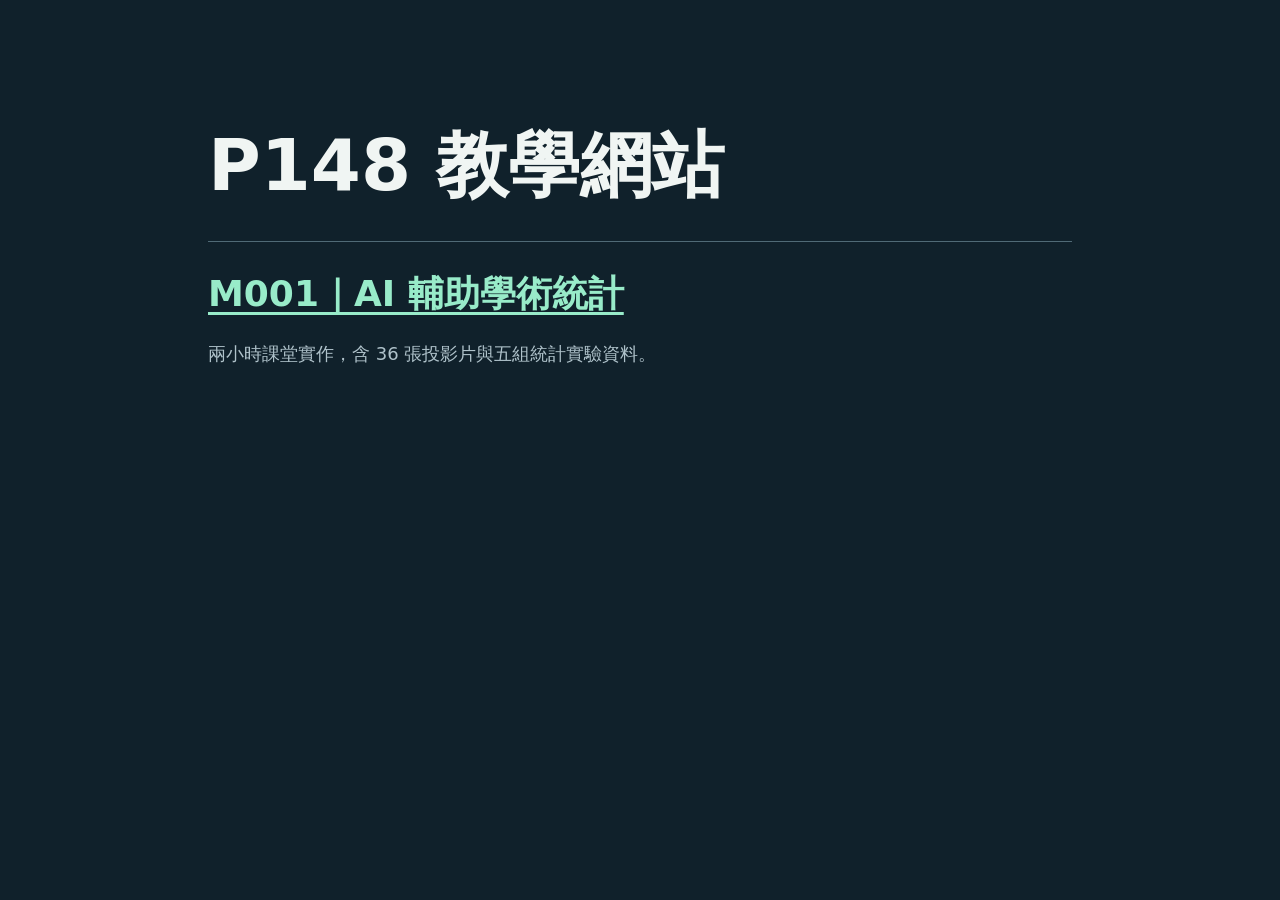
<file: index.html>
<!doctype html>
<html lang="zh-Hant">
<head>
  <meta charset="utf-8">
  <meta name="viewport" content="width=device-width, initial-scale=1">
  <title>P148 教學網站</title>
  <style>
    :root { color-scheme: dark; font: 1.125rem/1.6 "Microsoft JhengHei", system-ui, sans-serif; background: #10212b; color: #f0f5f3; }
    main { max-width: 48rem; margin: 12vh auto 0; padding: 0 1.5rem; }
    h1 { font-size: clamp(2.35rem, 7vw, 4rem); margin: 0 0 1rem; }
    article { border-top: 1px solid #506a76; padding: 1.25rem 0; }
    h2 { margin: 0; font-size: clamp(1.35rem, 4vw, 2rem); }
    p { color: #afc2ca; }
    a { color: #98ebc9; text-underline-offset: .18em; }
  </style>
</head>
<body>
  <main>
    <h1>P148 教學網站</h1>
    <article>
      <h2><a href="./m001/">M001｜AI 輔助學術統計</a></h2>
      <p>兩小時課堂實作，含 36 張投影片與五組統計實驗資料。</p>
    </article>
  </main>
</body>
</html>
</file>
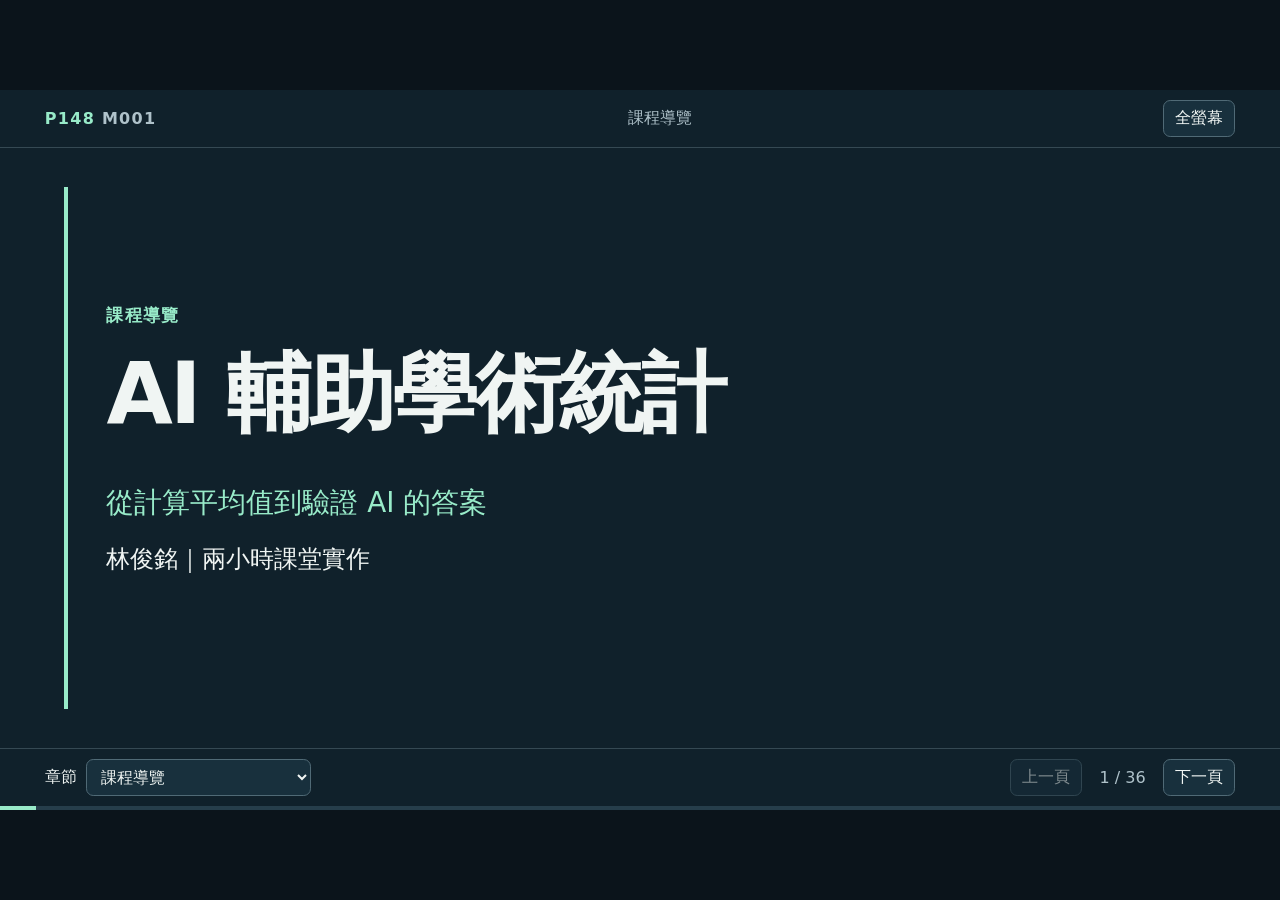
<file: m001/index.html>
<!doctype html>
<html lang="zh-Hant">
<head>
  <meta charset="utf-8">
  <meta name="viewport" content="width=device-width, initial-scale=1">
  <title>P148 M001｜AI 輔助學術統計</title>
  <link rel="stylesheet" href="slides.css">
  <script src="content.js" defer></script>
  <script src="slides.js" defer></script>
</head>
<body>
  <div class="deck">
    <header>
      <a class="brand" href="#1">P148 <span>M001</span></a>
      <span id="chapter"></span>
      <button id="fullscreen" type="button">全螢幕</button>
    </header>
    <main id="stage" tabindex="-1" aria-labelledby="slide-title"></main>
    <footer>
      <label class="jump">章節 <select id="jump"></select></label>
      <div class="paging">
        <button id="prev" type="button" aria-keyshortcuts="ArrowLeft">上一頁</button>
        <output id="page" aria-live="polite"></output>
        <button id="next" type="button" aria-keyshortcuts="ArrowRight">下一頁</button>
      </div>
    </footer>
    <progress id="progress" aria-label="投影片進度"></progress>
  </div>
  <dialog id="figure-dialog" aria-label="放大原講義圖表">
    <form method="dialog"><button type="submit" autofocus>關閉圖表</button></form>
    <img alt="">
  </dialog>
  <noscript>請啟用 JavaScript 以開啟投影片。</noscript>
</body>
</html>
</file>
<file: m001/slides.css>
:root {
  color-scheme: dark;
  font-family: "Noto Sans TC", "Microsoft JhengHei", system-ui, sans-serif;
  background: #0b141b;
  color: #f0f5f3;
  --muted: #afc2ca;
  --line: #354953;
  --accent: #98ebc9;
}
* { box-sizing: border-box; }
body { margin: 0; min-height: 100dvh; display: grid; place-items: center; }
.deck { width: min(100vw, 177.78dvh); aspect-ratio: 16/9; display: grid; grid-template-rows: auto minmax(0, 1fr) auto 4px; background: #10212b; }
header, footer { display: flex; align-items: center; gap: 1rem; justify-content: space-between; padding: .65rem clamp(1rem, 3.5vw, 3rem); }
header { border-bottom: 1px solid var(--line); }
footer { border-top: 1px solid var(--line); flex-wrap: wrap; }
.brand { font-weight: 850; letter-spacing: .08em; text-decoration: none; white-space: nowrap; }
.brand span, #chapter, #page { color: var(--muted); }
#chapter { text-align: center; }
main { padding: clamp(1rem, 3vw, 3rem) clamp(1.2rem, 5vw, 5rem); overflow: auto; min-height: 0; }
main:focus { outline: none; }
article { min-height: 100%; display: flex; flex-direction: column; justify-content: center; max-width: 75rem; margin: auto; }
h1 { font-size: clamp(2rem, 4.1vw, 4.6rem); line-height: 1.17; letter-spacing: -.035em; margin: 0 0 .32em; text-wrap: balance; }
.cover h1 { font-size: clamp(2.7rem, 6.7vw, 7.1rem); }
.cover { border-left: .3rem solid var(--accent); padding-left: clamp(1rem, 3vw, 3rem); }
.eyebrow { color: var(--accent); font-weight: 750; font-size: clamp(.93rem, 1.35vw, 1.25rem); letter-spacing: .07em; margin-bottom: 1rem; }
.body { font-size: clamp(1rem, 1.84vw, 1.85rem); line-height: 1.5; }
.body p { margin: .4em 0 .65em; }
.body ul, .body ol { margin: .35em 0; padding-left: 1.35em; }
.body li + li { margin-top: .35em; }
.lead { color: var(--accent); font-size: 1.18em; }
.source, figcaption { color: var(--muted); font-size: clamp(.9rem, 1.3vw, 1.2rem); }
a { color: var(--accent); text-underline-offset: .2em; }
button, select { font: inherit; color: inherit; background: #18303d; border: 1px solid #506a76; border-radius: .45rem; padding: .42rem .68rem; }
button { cursor: pointer; }
button:hover, select:hover { background: #254858; }
button:disabled { opacity: .5; cursor: default; }
button:focus-visible, a:focus-visible, select:focus-visible, summary:focus-visible, input:focus-visible { outline: 3px solid var(--accent); outline-offset: 3px; }
.jump, .paging { display: flex; align-items: center; gap: .55rem; }
#page { min-width: 4rem; text-align: center; font-variant-numeric: tabular-nums; }
progress { width: 100%; height: 4px; border: 0; appearance: none; background: #263e4b; }
progress::-webkit-progress-bar { background: #263e4b; }
progress::-webkit-progress-value { background: var(--accent); }
progress::-moz-progress-bar { background: var(--accent); }
details { margin: .55rem 0; font-size: .85em; padding: .48rem .7rem; border: 1px solid var(--line); border-radius: .4rem; }
summary { cursor: pointer; color: var(--accent); }
pre { margin: .55rem 0; white-space: pre-wrap; overflow-wrap: anywhere; padding: .7rem; background: #0b141b; font-size: .9em; }
code { overflow-wrap: anywhere; }
figure { margin: .25rem 0; }
.figure-button { display: block; padding: .25rem; background: #eaf0ef; }
.figure-button img { display: block; max-width: 100%; max-height: 37dvh; object-fit: contain; }
dialog { max-width: 96vw; max-height: 95dvh; color: inherit; background: #10212b; border: 1px solid var(--line); }
dialog::backdrop { background: #04090de8; }
dialog form { margin-bottom: .55rem; }
dialog img { display: block; max-width: 100%; max-height: 79dvh; object-fit: contain; }
.split { display: grid; grid-template-columns: 1fr 1fr; align-items: center; gap: 1.4rem; }
.table-wrap { overflow-x: auto; }
table { border-collapse: collapse; width: 100%; font-size: .76em; }
th, td { border-bottom: 1px solid var(--line); padding: .48em .55em; text-align: left; vertical-align: top; }
th { color: var(--accent); }
input[type="range"] { accent-color: #68d6aa; width: min(100%, 22rem); }
.poll { display: grid; gap: .5rem; justify-items: start; }
.downloads { display: flex; gap: .4em 1em; flex-wrap: wrap; }
@media (max-width: 760px), (max-aspect-ratio: 4/3) {
  .deck { width: 100%; min-height: 100dvh; aspect-ratio: auto; grid-template-rows: auto 1fr auto 4px; }
  .split { grid-template-columns: 1fr; }
  article { justify-content: start; }
  #chapter { font-size: .88rem; }
}
</file>
